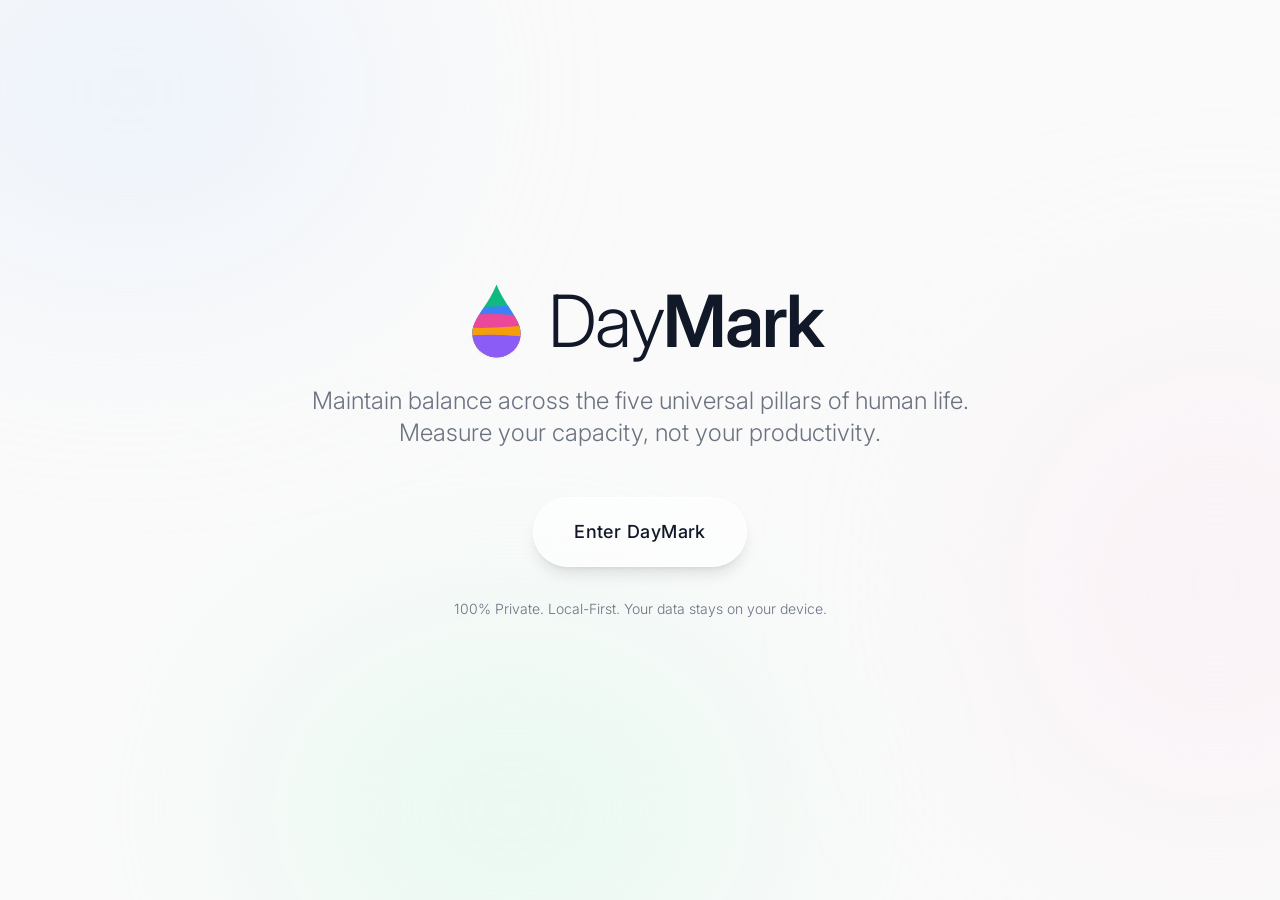
<file: index.html>
<!doctype html>
<html lang="en">
  <head>
    <!-- Google tag (gtag.js) -->
    <script async src="https://www.googletagmanager.com/gtag/js?id=G-TL96KQ5B00"></script>
    <script>
      window.dataLayer = window.dataLayer || [];
      function gtag(){dataLayer.push(arguments);}
      gtag('js', new Date());

      gtag('config', 'G-TL96KQ5B00');
    </script>
    <meta charset="UTF-8" />
    <link rel="icon" type="image/svg+xml" href="./logo.svg?v=1" />
    <meta name="viewport" content="width=device-width, initial-scale=1.0" />
    <title>DayMark - Capacity, not productivity.</title>
    <meta name="description" content="Maintain balance across the five universal pillars of human life. Measure your capacity, not your productivity." />
    <link rel="preconnect" href="https://fonts.googleapis.com">
    <link rel="preconnect" href="https://fonts.gstatic.com" crossorigin>
    <link href="https://fonts.googleapis.com/css2?family=Inter:wght@300;400;500;600&display=swap" rel="stylesheet">
    <script type="module" crossorigin src="./assets/index-dm1.js"></script>
    <link rel="stylesheet" crossorigin href="./assets/index-CwYlmvWZ.css">
  </head>
  <body>
    <div id="root"></div>
  </body>
</html>
</file>
<file: assets/index-CwYlmvWZ.css>
*,:before,:after,::backdrop{--tw-border-spacing-x:0;--tw-border-spacing-y:0;--tw-translate-x:0;--tw-translate-y:0;--tw-rotate:0;--tw-skew-x:0;--tw-skew-y:0;--tw-scale-x:1;--tw-scale-y:1;--tw-pan-x: ;--tw-pan-y: ;--tw-pinch-zoom: ;--tw-scroll-snap-strictness:proximity;--tw-gradient-from-position: ;--tw-gradient-via-position: ;--tw-gradient-to-position: ;--tw-ordinal: ;--tw-slashed-zero: ;--tw-numeric-figure: ;--tw-numeric-spacing: ;--tw-numeric-fraction: ;--tw-ring-inset: ;--tw-ring-offset-width:0px;--tw-ring-offset-color:#fff;--tw-ring-color:#3b82f680;--tw-ring-offset-shadow:0 0 #0000;--tw-ring-shadow:0 0 #0000;--tw-shadow:0 0 #0000;--tw-shadow-colored:0 0 #0000;--tw-blur: ;--tw-brightness: ;--tw-contrast: ;--tw-grayscale: ;--tw-hue-rotate: ;--tw-invert: ;--tw-saturate: ;--tw-sepia: ;--tw-drop-shadow: ;--tw-backdrop-blur: ;--tw-backdrop-brightness: ;--tw-backdrop-contrast: ;--tw-backdrop-grayscale: ;--tw-backdrop-hue-rotate: ;--tw-backdrop-invert: ;--tw-backdrop-opacity: ;--tw-backdrop-saturate: ;--tw-backdrop-sepia: ;--tw-contain-size: ;--tw-contain-layout: ;--tw-contain-paint: ;--tw-contain-style: }*,:before,:after{box-sizing:border-box;border:0 solid #e5e7eb}:before,:after{--tw-content:""}html,:host{-webkit-text-size-adjust:100%;tab-size:4;font-feature-settings:normal;font-variation-settings:normal;-webkit-tap-highlight-color:transparent;font-family:Inter,system-ui,sans-serif;line-height:1.5}body{line-height:inherit;margin:0}hr{height:0;color:inherit;border-top-width:1px}abbr:where([title]){-webkit-text-decoration:underline dotted;text-decoration:underline dotted}h1,h2,h3,h4,h5,h6{font-size:inherit;font-weight:inherit}a{color:inherit;-webkit-text-decoration:inherit;text-decoration:inherit}b,strong{font-weight:bolder}code,kbd,samp,pre{font-feature-settings:normal;font-variation-settings:normal;font-family:ui-monospace,SFMono-Regular,Menlo,Monaco,Consolas,Liberation Mono,Courier New,monospace;font-size:1em}small{font-size:80%}sub,sup{vertical-align:baseline;font-size:75%;line-height:0;position:relative}sub{bottom:-.25em}sup{top:-.5em}table{text-indent:0;border-color:inherit;border-collapse:collapse}button,input,optgroup,select,textarea{font-feature-settings:inherit;font-variation-settings:inherit;font-family:inherit;font-size:100%;font-weight:inherit;line-height:inherit;letter-spacing:inherit;color:inherit;margin:0;padding:0}button,select{text-transform:none}button,input:where([type=button]),input:where([type=reset]),input:where([type=submit]){-webkit-appearance:button;background-color:#0000;background-image:none}:-moz-focusring{outline:auto}:-moz-ui-invalid{box-shadow:none}progress{vertical-align:baseline}::-webkit-inner-spin-button{height:auto}::-webkit-outer-spin-button{height:auto}[type=search]{-webkit-appearance:textfield;outline-offset:-2px}::-webkit-search-decoration{-webkit-appearance:none}::-webkit-file-upload-button{-webkit-appearance:button;font:inherit}summary{display:list-item}blockquote,dl,dd,h1,h2,h3,h4,h5,h6,hr,figure,p,pre{margin:0}fieldset{margin:0;padding:0}legend{padding:0}ol,ul,menu{margin:0;padding:0;list-style:none}dialog{padding:0}textarea{resize:vertical}input::-moz-placeholder{opacity:1;color:#9ca3af}textarea::-moz-placeholder{opacity:1;color:#9ca3af}input::placeholder,textarea::placeholder{opacity:1;color:#9ca3af}button,[role=button]{cursor:pointer}:disabled{cursor:default}img,svg,video,canvas,audio,iframe,embed,object{vertical-align:middle;display:block}img,video{max-width:100%;height:auto}[hidden]:where(:not([hidden=until-found])){display:none}body{--tw-bg-opacity:1;background-color:rgb(250 250 250/var(--tw-bg-opacity,1));--tw-text-opacity:1;min-height:100vh;color:rgb(17 24 39/var(--tw-text-opacity,1));-webkit-font-smoothing:antialiased;-moz-osx-font-smoothing:grayscale;font-family:Inter,system-ui,sans-serif;overflow-x:hidden}body ::selection{--tw-bg-opacity:1;background-color:rgb(59 130 246/var(--tw-bg-opacity,1));--tw-text-opacity:1;color:rgb(255 255 255/var(--tw-text-opacity,1))}body::selection{--tw-bg-opacity:1;background-color:rgb(59 130 246/var(--tw-bg-opacity,1));--tw-text-opacity:1;color:rgb(255 255 255/var(--tw-text-opacity,1))}.pointer-events-none{pointer-events:none}.fixed{position:fixed}.absolute{position:absolute}.relative{position:relative}.-inset-2{inset:-.5rem}.inset-0{inset:0}.-left-16{left:-4rem}.-right-6{right:-1.5rem}.-top-7{top:-1.75rem}.bottom-0{bottom:0}.bottom-3{bottom:.75rem}.bottom-6{bottom:1.5rem}.bottom-\[-10\%\]{bottom:-10%}.bottom-\[-20\%\]{bottom:-20%}.bottom-full{bottom:100%}.left-0{left:0}.left-1\/2{left:50%}.left-2{left:.5rem}.left-3{left:.75rem}.left-\[-10\%\]{left:-10%}.left-\[20\%\]{left:20%}.left-full{left:100%}.right-0{right:0}.right-1{right:.25rem}.right-3{right:.75rem}.right-\[-10\%\]{right:-10%}.top-0{top:0}.top-1{top:.25rem}.top-12{top:3rem}.top-3{top:.75rem}.top-\[-10\%\]{top:-10%}.top-\[-20\%\]{top:-20%}.top-\[40\%\]{top:40%}.z-0{z-index:0}.z-10{z-index:10}.z-20{z-index:20}.z-30{z-index:30}.z-40{z-index:40}.z-50{z-index:50}.z-\[100\]{z-index:100}.-mx-6{margin-left:-1.5rem;margin-right:-1.5rem}.mx-auto{margin-left:auto;margin-right:auto}.-ml-2{margin-left:-.5rem}.-mt-\[20px\]{margin-top:-20px}.-mt-\[6px\]{margin-top:-6px}.mb-10{margin-bottom:2.5rem}.mb-12{margin-bottom:3rem}.mb-16{margin-bottom:4rem}.mb-2{margin-bottom:.5rem}.mb-4{margin-bottom:1rem}.mb-6{margin-bottom:1.5rem}.mt-2{margin-top:.5rem}.mt-8{margin-top:2rem}.flex{display:flex}.grid{display:grid}.h-1\.5{height:.375rem}.h-10{height:2.5rem}.h-16{height:4rem}.h-3{height:.75rem}.h-32{height:8rem}.h-\[200\%\]{height:200%}.h-\[300px\]{height:300px}.h-\[40\%\]{height:40%}.h-\[50\%\]{height:50%}.h-\[60px\]{height:60px}.h-\[80vw\]{height:80vw}.h-full{height:100%}.min-h-\[300px\]{min-height:300px}.min-h-\[400px\]{min-height:400px}.min-h-\[60vh\]{min-height:60vh}.min-h-\[70vh\]{min-height:70vh}.min-h-screen{min-height:100vh}.w-1\.5{width:.375rem}.w-10{width:2.5rem}.w-16{width:4rem}.w-2\.5{width:.625rem}.w-3{width:.75rem}.w-32{width:8rem}.w-48{width:12rem}.w-\[200\%\]{width:200%}.w-\[30\%\]{width:30%}.w-\[40\%\]{width:40%}.w-\[50\%\]{width:50%}.w-\[80vw\]{width:80vw}.w-full{width:100%}.min-w-\[100px\]{min-width:100px}.max-w-2xl{max-width:42rem}.max-w-3xl{max-width:48rem}.max-w-5xl{max-width:64rem}.max-w-6xl{max-width:72rem}.max-w-7xl{max-width:80rem}.max-w-\[100px\]{max-width:100px}.max-w-\[120px\]{max-width:120px}.max-w-md{max-width:28rem}.max-w-sm{max-width:24rem}.flex-1{flex:1}.flex-shrink-0,.shrink-0{flex-shrink:0}.-translate-x-1\/2{--tw-translate-x:-50%;transform:translate(var(--tw-translate-x), var(--tw-translate-y)) rotate(var(--tw-rotate)) skewX(var(--tw-skew-x)) skewY(var(--tw-skew-y)) scaleX(var(--tw-scale-x)) scaleY(var(--tw-scale-y))}.-translate-x-px{--tw-translate-x:-1px;transform:translate(var(--tw-translate-x), var(--tw-translate-y)) rotate(var(--tw-rotate)) skewX(var(--tw-skew-x)) skewY(var(--tw-skew-y)) scaleX(var(--tw-scale-x)) scaleY(var(--tw-scale-y))}.translate-y-px{--tw-translate-y:1px;transform:translate(var(--tw-translate-x), var(--tw-translate-y)) rotate(var(--tw-rotate)) skewX(var(--tw-skew-x)) skewY(var(--tw-skew-y)) scaleX(var(--tw-scale-x)) scaleY(var(--tw-scale-y))}.scale-95{--tw-scale-x:.95;--tw-scale-y:.95;transform:translate(var(--tw-translate-x), var(--tw-translate-y)) rotate(var(--tw-rotate)) skewX(var(--tw-skew-x)) skewY(var(--tw-skew-y)) scaleX(var(--tw-scale-x)) scaleY(var(--tw-scale-y))}.scale-\[1\.02\]{--tw-scale-x:1.02;--tw-scale-y:1.02;transform:translate(var(--tw-translate-x), var(--tw-translate-y)) rotate(var(--tw-rotate)) skewX(var(--tw-skew-x)) skewY(var(--tw-skew-y)) scaleX(var(--tw-scale-x)) scaleY(var(--tw-scale-y))}.scale-x-\[-1\]{--tw-scale-x:-1;transform:translate(var(--tw-translate-x), var(--tw-translate-y)) rotate(var(--tw-rotate)) skewX(var(--tw-skew-x)) skewY(var(--tw-skew-y)) scaleX(var(--tw-scale-x)) scaleY(var(--tw-scale-y))}.scale-y-\[-1\]{--tw-scale-y:-1;transform:translate(var(--tw-translate-x), var(--tw-translate-y)) rotate(var(--tw-rotate)) skewX(var(--tw-skew-x)) skewY(var(--tw-skew-y)) scaleX(var(--tw-scale-x)) scaleY(var(--tw-scale-y))}@keyframes pulse{50%{opacity:.5}}.animate-pulse{animation:2s cubic-bezier(.4,0,.6,1) infinite pulse}.cursor-default{cursor:default}.cursor-ew-resize{cursor:ew-resize}.cursor-not-allowed{cursor:not-allowed}.cursor-ns-resize{cursor:ns-resize}.touch-none{touch-action:none}.resize{resize:both}.grid-cols-1{grid-template-columns:repeat(1,minmax(0,1fr))}.flex-col{flex-direction:column}.items-start{align-items:flex-start}.items-center{align-items:center}.items-stretch{align-items:stretch}.justify-start{justify-content:flex-start}.justify-end{justify-content:flex-end}.justify-center{justify-content:center}.justify-between{justify-content:space-between}.gap-0\.5{gap:.125rem}.gap-1{gap:.25rem}.gap-12{gap:3rem}.gap-2{gap:.5rem}.gap-3{gap:.75rem}.gap-4{gap:1rem}.gap-6{gap:1.5rem}.gap-8{gap:2rem}.space-y-4>:not([hidden])~:not([hidden]){--tw-space-y-reverse:0;margin-top:calc(1rem * calc(1 - var(--tw-space-y-reverse)));margin-bottom:calc(1rem * var(--tw-space-y-reverse))}.space-y-6>:not([hidden])~:not([hidden]){--tw-space-y-reverse:0;margin-top:calc(1.5rem * calc(1 - var(--tw-space-y-reverse)));margin-bottom:calc(1.5rem * var(--tw-space-y-reverse))}.overflow-hidden{overflow:hidden}.overflow-visible{overflow:visible}.overflow-y-auto{overflow-y:auto}.truncate{text-overflow:ellipsis;white-space:nowrap;overflow:hidden}.whitespace-nowrap{white-space:nowrap}.rounded-2xl{border-radius:1rem}.rounded-3xl{border-radius:1.5rem}.rounded-\[32px\]{border-radius:32px}.rounded-\[inherit\]{border-radius:inherit}.rounded-full{border-radius:9999px}.rounded-lg{border-radius:.5rem}.rounded-xl{border-radius:.75rem}.rounded-bl-\[12px\]{border-bottom-left-radius:12px}.rounded-br-\[12px\]{border-bottom-right-radius:12px}.rounded-tr-\[12px\]{border-top-right-radius:12px}.border{border-width:1px}.border-b{border-bottom-width:1px}.border-l{border-left-width:1px}.border-l-\[2\.5px\]{border-left-width:2.5px}.border-t-\[2\.5px\]{border-top-width:2.5px}.border-dashed{border-style:dashed}.border-black\/10{border-color:#0000001a}.border-black\/30{border-color:#0000004d}.border-white\/60{border-color:#fff9}.border-white\/80{border-color:#fffc}.bg-background{--tw-bg-opacity:1;background-color:rgb(250 250 250/var(--tw-bg-opacity,1))}.bg-black\/10{background-color:#0000001a}.bg-black\/20{background-color:#0003}.bg-blue-100\/40{background-color:#dbeafe66}.bg-blue-100\/50{background-color:#dbeafe80}.bg-blue-100\/80{background-color:#dbeafecc}.bg-blue-400\/70{background-color:#60a5fab3}.bg-blue-50\/50{background-color:#eff6ff80}.bg-blue-600{--tw-bg-opacity:1;background-color:rgb(37 99 235/var(--tw-bg-opacity,1))}.bg-emerald-100\/40{background-color:#d1fae566}.bg-green-50{--tw-bg-opacity:1;background-color:rgb(240 253 244/var(--tw-bg-opacity,1))}.bg-pillar-connection{--tw-bg-opacity:1;background-color:rgb(236 72 153/var(--tw-bg-opacity,1))}.bg-pillar-growth{--tw-bg-opacity:1;background-color:rgb(16 185 129/var(--tw-bg-opacity,1))}.bg-pillar-health{--tw-bg-opacity:1;background-color:rgb(245 158 11/var(--tw-bg-opacity,1))}.bg-pillar-livelihood{--tw-bg-opacity:1;background-color:rgb(59 130 246/var(--tw-bg-opacity,1))}.bg-pillar-purpose{--tw-bg-opacity:1;background-color:rgb(139 92 246/var(--tw-bg-opacity,1))}.bg-pink-100\/40{background-color:#fce7f366}.bg-pink-100\/50{background-color:#fce7f380}.bg-transparent{background-color:#0000}.bg-white\/40{background-color:#fff6}.bg-white\/60{background-color:#fff9}.bg-white\/90{background-color:#ffffffe6}.bg-gradient-to-r{background-image:linear-gradient(to right, var(--tw-gradient-stops))}.bg-gradient-to-tr{background-image:linear-gradient(to top right, var(--tw-gradient-stops))}.from-black\/50{--tw-gradient-from:#00000080 var(--tw-gradient-from-position);--tw-gradient-to:#0000 var(--tw-gradient-to-position);--tw-gradient-stops:var(--tw-gradient-from), var(--tw-gradient-to)}.from-blue-100\/50{--tw-gradient-from:#dbeafe80 var(--tw-gradient-from-position);--tw-gradient-to:#dbeafe00 var(--tw-gradient-to-position);--tw-gradient-stops:var(--tw-gradient-from), var(--tw-gradient-to)}.from-white\/0{--tw-gradient-from:#fff0 var(--tw-gradient-from-position);--tw-gradient-to:#fff0 var(--tw-gradient-to-position);--tw-gradient-stops:var(--tw-gradient-from), var(--tw-gradient-to)}.via-black\/10{--tw-gradient-to:#0000 var(--tw-gradient-to-position);--tw-gradient-stops:var(--tw-gradient-from), #0000001a var(--tw-gradient-via-position), var(--tw-gradient-to)}.via-pink-100\/50{--tw-gradient-to:#fce7f300 var(--tw-gradient-to-position);--tw-gradient-stops:var(--tw-gradient-from), #fce7f380 var(--tw-gradient-via-position), var(--tw-gradient-to)}.via-white\/50{--tw-gradient-to:#fff0 var(--tw-gradient-to-position);--tw-gradient-stops:var(--tw-gradient-from), #ffffff80 var(--tw-gradient-via-position), var(--tw-gradient-to)}.to-emerald-100\/50{--tw-gradient-to:#d1fae580 var(--tw-gradient-to-position)}.to-transparent{--tw-gradient-to:transparent var(--tw-gradient-to-position)}.to-white\/0{--tw-gradient-to:#fff0 var(--tw-gradient-to-position)}.object-contain{-o-object-fit:contain;object-fit:contain}.p-1{padding:.25rem}.p-2{padding:.5rem}.p-3{padding:.75rem}.p-6{padding:1.5rem}.p-8{padding:2rem}.px-1{padding-left:.25rem;padding-right:.25rem}.px-10{padding-left:2.5rem;padding-right:2.5rem}.px-2{padding-left:.5rem;padding-right:.5rem}.px-6{padding-left:1.5rem;padding-right:1.5rem}.py-1{padding-top:.25rem;padding-bottom:.25rem}.py-1\.5{padding-top:.375rem;padding-bottom:.375rem}.py-2{padding-top:.5rem;padding-bottom:.5rem}.py-2\.5{padding-top:.625rem;padding-bottom:.625rem}.py-5{padding-top:1.25rem;padding-bottom:1.25rem}.pb-1{padding-bottom:.25rem}.pb-24{padding-bottom:6rem}.pb-8{padding-bottom:2rem}.text-center{text-align:center}.text-right{text-align:right}.text-2xl{font-size:1.5rem;line-height:2rem}.text-3xl{font-size:1.875rem;line-height:2.25rem}.text-4xl{font-size:2.25rem;line-height:2.5rem}.text-5xl{font-size:3rem;line-height:1}.text-7xl{font-size:4.5rem;line-height:1}.text-\[10px\]{font-size:10px}.text-\[11px\]{font-size:11px}.text-\[15px\]{font-size:15px}.text-\[9px\]{font-size:9px}.text-lg{font-size:1.125rem;line-height:1.75rem}.text-sm{font-size:.875rem;line-height:1.25rem}.text-xl{font-size:1.25rem;line-height:1.75rem}.text-xs{font-size:.75rem;line-height:1rem}.font-bold{font-weight:700}.font-light{font-weight:300}.font-medium{font-weight:500}.font-semibold{font-weight:600}.uppercase{text-transform:uppercase}.capitalize{text-transform:capitalize}.leading-relaxed{line-height:1.625}.tracking-\[0\.2em\]{letter-spacing:.2em}.tracking-tight{letter-spacing:-.025em}.tracking-tighter{letter-spacing:-.05em}.tracking-wide{letter-spacing:.025em}.tracking-widest{letter-spacing:.1em}.text-black\/40{color:#0006}.text-black\/60{color:#0009}.text-blue-500{--tw-text-opacity:1;color:rgb(59 130 246/var(--tw-text-opacity,1))}.text-blue-600{--tw-text-opacity:1;color:rgb(37 99 235/var(--tw-text-opacity,1))}.text-emerald-500{--tw-text-opacity:1;color:rgb(16 185 129/var(--tw-text-opacity,1))}.text-green-600{--tw-text-opacity:1;color:rgb(22 163 74/var(--tw-text-opacity,1))}.text-pillar-connection{--tw-text-opacity:1;color:rgb(236 72 153/var(--tw-text-opacity,1))}.text-pillar-growth{--tw-text-opacity:1;color:rgb(16 185 129/var(--tw-text-opacity,1))}.text-pillar-health{--tw-text-opacity:1;color:rgb(245 158 11/var(--tw-text-opacity,1))}.text-pillar-livelihood{--tw-text-opacity:1;color:rgb(59 130 246/var(--tw-text-opacity,1))}.text-pillar-purpose{--tw-text-opacity:1;color:rgb(139 92 246/var(--tw-text-opacity,1))}.text-red-500{--tw-text-opacity:1;color:rgb(239 68 68/var(--tw-text-opacity,1))}.text-text{--tw-text-opacity:1;color:rgb(17 24 39/var(--tw-text-opacity,1))}.text-textMuted{--tw-text-opacity:1;color:rgb(107 114 128/var(--tw-text-opacity,1))}.text-white{--tw-text-opacity:1;color:rgb(255 255 255/var(--tw-text-opacity,1))}.opacity-0{opacity:0}.opacity-100{opacity:1}.opacity-50{opacity:.5}.opacity-60{opacity:.6}.mix-blend-overlay{mix-blend-mode:overlay}.shadow-2xl{--tw-shadow:0 25px 50px -12px #00000040;--tw-shadow-colored:0 25px 50px -12px var(--tw-shadow-color);box-shadow:var(--tw-ring-offset-shadow,0 0 #0000), var(--tw-ring-shadow,0 0 #0000), var(--tw-shadow)}.shadow-\[inset_0_4px_12px_rgba\(255\,255\,255\,0\.6\)\,inset_0_-4px_12px_rgba\(0\,0\,0\,0\.05\)\]{--tw-shadow:inset 0 4px 12px #fff9,inset 0 -4px 12px #0000000d;--tw-shadow-colored:inset 0 4px 12px var(--tw-shadow-color), inset 0 -4px 12px var(--tw-shadow-color);box-shadow:var(--tw-ring-offset-shadow,0 0 #0000), var(--tw-ring-shadow,0 0 #0000), var(--tw-shadow)}.shadow-lg{--tw-shadow:0 10px 15px -3px #0000001a, 0 4px 6px -4px #0000001a;--tw-shadow-colored:0 10px 15px -3px var(--tw-shadow-color), 0 4px 6px -4px var(--tw-shadow-color);box-shadow:var(--tw-ring-offset-shadow,0 0 #0000), var(--tw-ring-shadow,0 0 #0000), var(--tw-shadow)}.shadow-md{--tw-shadow:0 4px 6px -1px #0000001a, 0 2px 4px -2px #0000001a;--tw-shadow-colored:0 4px 6px -1px var(--tw-shadow-color), 0 2px 4px -2px var(--tw-shadow-color);box-shadow:var(--tw-ring-offset-shadow,0 0 #0000), var(--tw-ring-shadow,0 0 #0000), var(--tw-shadow)}.shadow-sm{--tw-shadow:0 1px 2px 0 #0000000d;--tw-shadow-colored:0 1px 2px 0 var(--tw-shadow-color);box-shadow:var(--tw-ring-offset-shadow,0 0 #0000), var(--tw-ring-shadow,0 0 #0000), var(--tw-shadow)}.shadow-xl{--tw-shadow:0 20px 25px -5px #0000001a, 0 8px 10px -6px #0000001a;--tw-shadow-colored:0 20px 25px -5px var(--tw-shadow-color), 0 8px 10px -6px var(--tw-shadow-color);box-shadow:var(--tw-ring-offset-shadow,0 0 #0000), var(--tw-ring-shadow,0 0 #0000), var(--tw-shadow)}.shadow-blue-600\/20{--tw-shadow-color:#2563eb33;--tw-shadow:var(--tw-shadow-colored)}.blur{--tw-blur:blur(8px);filter:var(--tw-blur) var(--tw-brightness) var(--tw-contrast) var(--tw-grayscale) var(--tw-hue-rotate) var(--tw-invert) var(--tw-saturate) var(--tw-sepia) var(--tw-drop-shadow)}.blur-\[100px\]{--tw-blur:blur(100px);filter:var(--tw-blur) var(--tw-brightness) var(--tw-contrast) var(--tw-grayscale) var(--tw-hue-rotate) var(--tw-invert) var(--tw-saturate) var(--tw-sepia) var(--tw-drop-shadow)}.blur-\[120px\]{--tw-blur:blur(120px);filter:var(--tw-blur) var(--tw-brightness) var(--tw-contrast) var(--tw-grayscale) var(--tw-hue-rotate) var(--tw-invert) var(--tw-saturate) var(--tw-sepia) var(--tw-drop-shadow)}.blur-\[150px\]{--tw-blur:blur(150px);filter:var(--tw-blur) var(--tw-brightness) var(--tw-contrast) var(--tw-grayscale) var(--tw-hue-rotate) var(--tw-invert) var(--tw-saturate) var(--tw-sepia) var(--tw-drop-shadow)}.blur-xl{--tw-blur:blur(24px);filter:var(--tw-blur) var(--tw-brightness) var(--tw-contrast) var(--tw-grayscale) var(--tw-hue-rotate) var(--tw-invert) var(--tw-saturate) var(--tw-sepia) var(--tw-drop-shadow)}.drop-shadow-2xl{--tw-drop-shadow:drop-shadow(0 25px 25px #00000026);filter:var(--tw-blur) var(--tw-brightness) var(--tw-contrast) var(--tw-grayscale) var(--tw-hue-rotate) var(--tw-invert) var(--tw-saturate) var(--tw-sepia) var(--tw-drop-shadow)}.drop-shadow-sm{--tw-drop-shadow:drop-shadow(0 1px 1px #0000000d);filter:var(--tw-blur) var(--tw-brightness) var(--tw-contrast) var(--tw-grayscale) var(--tw-hue-rotate) var(--tw-invert) var(--tw-saturate) var(--tw-sepia) var(--tw-drop-shadow)}.filter{filter:var(--tw-blur) var(--tw-brightness) var(--tw-contrast) var(--tw-grayscale) var(--tw-hue-rotate) var(--tw-invert) var(--tw-saturate) var(--tw-sepia) var(--tw-drop-shadow)}.backdrop-blur-\[2px\]{--tw-backdrop-blur:blur(2px);-webkit-backdrop-filter:var(--tw-backdrop-blur) var(--tw-backdrop-brightness) var(--tw-backdrop-contrast) var(--tw-backdrop-grayscale) var(--tw-backdrop-hue-rotate) var(--tw-backdrop-invert) var(--tw-backdrop-opacity) var(--tw-backdrop-saturate) var(--tw-backdrop-sepia);backdrop-filter:var(--tw-backdrop-blur) var(--tw-backdrop-brightness) var(--tw-backdrop-contrast) var(--tw-backdrop-grayscale) var(--tw-backdrop-hue-rotate) var(--tw-backdrop-invert) var(--tw-backdrop-opacity) var(--tw-backdrop-saturate) var(--tw-backdrop-sepia)}.backdrop-blur-md{--tw-backdrop-blur:blur(12px);-webkit-backdrop-filter:var(--tw-backdrop-blur) var(--tw-backdrop-brightness) var(--tw-backdrop-contrast) var(--tw-backdrop-grayscale) var(--tw-backdrop-hue-rotate) var(--tw-backdrop-invert) var(--tw-backdrop-opacity) var(--tw-backdrop-saturate) var(--tw-backdrop-sepia);backdrop-filter:var(--tw-backdrop-blur) var(--tw-backdrop-brightness) var(--tw-backdrop-contrast) var(--tw-backdrop-grayscale) var(--tw-backdrop-hue-rotate) var(--tw-backdrop-invert) var(--tw-backdrop-opacity) var(--tw-backdrop-saturate) var(--tw-backdrop-sepia)}.backdrop-blur-sm{--tw-backdrop-blur:blur(4px);-webkit-backdrop-filter:var(--tw-backdrop-blur) var(--tw-backdrop-brightness) var(--tw-backdrop-contrast) var(--tw-backdrop-grayscale) var(--tw-backdrop-hue-rotate) var(--tw-backdrop-invert) var(--tw-backdrop-opacity) var(--tw-backdrop-saturate) var(--tw-backdrop-sepia);backdrop-filter:var(--tw-backdrop-blur) var(--tw-backdrop-brightness) var(--tw-backdrop-contrast) var(--tw-backdrop-grayscale) var(--tw-backdrop-hue-rotate) var(--tw-backdrop-invert) var(--tw-backdrop-opacity) var(--tw-backdrop-saturate) var(--tw-backdrop-sepia)}.backdrop-blur-xl{--tw-backdrop-blur:blur(24px);-webkit-backdrop-filter:var(--tw-backdrop-blur) var(--tw-backdrop-brightness) var(--tw-backdrop-contrast) var(--tw-backdrop-grayscale) var(--tw-backdrop-hue-rotate) var(--tw-backdrop-invert) var(--tw-backdrop-opacity) var(--tw-backdrop-saturate) var(--tw-backdrop-sepia);backdrop-filter:var(--tw-backdrop-blur) var(--tw-backdrop-brightness) var(--tw-backdrop-contrast) var(--tw-backdrop-grayscale) var(--tw-backdrop-hue-rotate) var(--tw-backdrop-invert) var(--tw-backdrop-opacity) var(--tw-backdrop-saturate) var(--tw-backdrop-sepia)}.transition{transition-property:color,background-color,border-color,text-decoration-color,fill,stroke,opacity,box-shadow,transform,filter,-webkit-backdrop-filter,backdrop-filter;transition-duration:.15s;transition-timing-function:cubic-bezier(.4,0,.2,1)}.transition-all{transition-property:all;transition-duration:.15s;transition-timing-function:cubic-bezier(.4,0,.2,1)}.transition-colors{transition-property:color,background-color,border-color,text-decoration-color,fill,stroke;transition-duration:.15s;transition-timing-function:cubic-bezier(.4,0,.2,1)}.transition-opacity{transition-property:opacity;transition-duration:.15s;transition-timing-function:cubic-bezier(.4,0,.2,1)}.transition-transform{transition-property:transform;transition-duration:.15s;transition-timing-function:cubic-bezier(.4,0,.2,1)}.duration-200{transition-duration:.2s}.duration-300{transition-duration:.3s}.duration-500{transition-duration:.5s}.ease-in-out{transition-timing-function:cubic-bezier(.4,0,.2,1)}.glass{--tw-shadow:0 8px 32px 0 #1f268712;--tw-shadow-colored:0 8px 32px 0 var(--tw-shadow-color);box-shadow:var(--tw-ring-offset-shadow,0 0 #0000), var(--tw-ring-shadow,0 0 #0000), var(--tw-shadow);--tw-backdrop-blur:blur(12px);-webkit-backdrop-filter:var(--tw-backdrop-blur) var(--tw-backdrop-brightness) var(--tw-backdrop-contrast) var(--tw-backdrop-grayscale) var(--tw-backdrop-hue-rotate) var(--tw-backdrop-invert) var(--tw-backdrop-opacity) var(--tw-backdrop-saturate) var(--tw-backdrop-sepia);backdrop-filter:var(--tw-backdrop-blur) var(--tw-backdrop-brightness) var(--tw-backdrop-contrast) var(--tw-backdrop-grayscale) var(--tw-backdrop-hue-rotate) var(--tw-backdrop-invert) var(--tw-backdrop-opacity) var(--tw-backdrop-saturate) var(--tw-backdrop-sepia);background-color:#fff6;border-width:1px;border-color:#fff9}.hover\:-translate-y-1:hover{--tw-translate-y:-.25rem;transform:translate(var(--tw-translate-x), var(--tw-translate-y)) rotate(var(--tw-rotate)) skewX(var(--tw-skew-x)) skewY(var(--tw-skew-y)) scaleX(var(--tw-scale-x)) scaleY(var(--tw-scale-y))}.hover\:scale-105:hover{--tw-scale-x:1.05;--tw-scale-y:1.05;transform:translate(var(--tw-translate-x), var(--tw-translate-y)) rotate(var(--tw-rotate)) skewX(var(--tw-skew-x)) skewY(var(--tw-skew-y)) scaleX(var(--tw-scale-x)) scaleY(var(--tw-scale-y))}.hover\:bg-black\/5:hover{background-color:#0000000d}.hover\:bg-blue-700:hover{--tw-bg-opacity:1;background-color:rgb(29 78 216/var(--tw-bg-opacity,1))}.hover\:bg-red-50:hover{--tw-bg-opacity:1;background-color:rgb(254 242 242/var(--tw-bg-opacity,1))}.hover\:bg-white\/60:hover{background-color:#fff9}.hover\:text-blue-600:hover{--tw-text-opacity:1;color:rgb(37 99 235/var(--tw-text-opacity,1))}.hover\:text-red-600:hover{--tw-text-opacity:1;color:rgb(220 38 38/var(--tw-text-opacity,1))}.hover\:text-text:hover{--tw-text-opacity:1;color:rgb(17 24 39/var(--tw-text-opacity,1))}.hover\:text-text\/70:hover{color:#111827b3}.hover\:shadow-2xl:hover{--tw-shadow:0 25px 50px -12px #00000040;--tw-shadow-colored:0 25px 50px -12px var(--tw-shadow-color);box-shadow:var(--tw-ring-offset-shadow,0 0 #0000), var(--tw-ring-shadow,0 0 #0000), var(--tw-shadow)}.hover\:shadow-xl:hover{--tw-shadow:0 20px 25px -5px #0000001a, 0 8px 10px -6px #0000001a;--tw-shadow-colored:0 20px 25px -5px var(--tw-shadow-color), 0 8px 10px -6px var(--tw-shadow-color);box-shadow:var(--tw-ring-offset-shadow,0 0 #0000), var(--tw-ring-shadow,0 0 #0000), var(--tw-shadow)}.focus\:border-black\/30:focus{border-color:#0000004d}.focus\:outline-none:focus{outline-offset:2px;outline:2px solid #0000}.active\:scale-95:active{--tw-scale-x:.95;--tw-scale-y:.95;transform:translate(var(--tw-translate-x), var(--tw-translate-y)) rotate(var(--tw-rotate)) skewX(var(--tw-skew-x)) skewY(var(--tw-skew-y)) scaleX(var(--tw-scale-x)) scaleY(var(--tw-scale-y))}.group:hover .group-hover\:opacity-100{opacity:1}@media (width>=640px){.sm\:flex-row{flex-direction:row}.sm\:items-center{align-items:center}}@media (width>=768px){.md\:-inset-4{inset:-1rem}.md\:mx-0{margin-left:0;margin-right:0}.md\:h-20{height:5rem}.md\:h-40{height:10rem}.md\:h-48{height:12rem}.md\:h-\[400px\]{height:400px}.md\:h-\[80px\]{height:80px}.md\:w-20{width:5rem}.md\:w-40{width:10rem}.md\:w-48{width:12rem}.md\:flex-row{flex-direction:row}.md\:gap-10{gap:2.5rem}.md\:space-y-5>:not([hidden])~:not([hidden]){--tw-space-y-reverse:0;margin-top:calc(1.25rem * calc(1 - var(--tw-space-y-reverse)));margin-bottom:calc(1.25rem * var(--tw-space-y-reverse))}.md\:rounded-b-\[32px\]{border-bottom-right-radius:32px;border-bottom-left-radius:32px}.md\:rounded-t-none{border-top-left-radius:0;border-top-right-radius:0}.md\:p-12{padding:3rem}.md\:p-8{padding:2rem}.md\:px-0{padding-left:0;padding-right:0}.md\:text-2xl{font-size:1.5rem;line-height:2rem}.md\:text-6xl{font-size:3.75rem;line-height:1}.md\:text-7xl{font-size:4.5rem;line-height:1}.md\:text-9xl{font-size:8rem;line-height:1}}@media (width>=1024px){.lg\:col-span-1{grid-column:span 1/span 1}.lg\:col-span-2{grid-column:span 2/span 2}.lg\:grid-cols-3{grid-template-columns:repeat(3,minmax(0,1fr))}.lg\:text-\[10rem\]{font-size:10rem}}@media (width>=1280px){.xl\:absolute{position:absolute}.xl\:-right-32{right:-8rem}.xl\:top-1\/2{top:50%}.xl\:mt-0{margin-top:0}.xl\:-translate-y-1\/2{--tw-translate-y:-50%;transform:translate(var(--tw-translate-x), var(--tw-translate-y)) rotate(var(--tw-rotate)) skewX(var(--tw-skew-x)) skewY(var(--tw-skew-y)) scaleX(var(--tw-scale-x)) scaleY(var(--tw-scale-y))}.xl\:flex-row{flex-direction:row}.xl\:gap-16{gap:4rem}}
</file>
